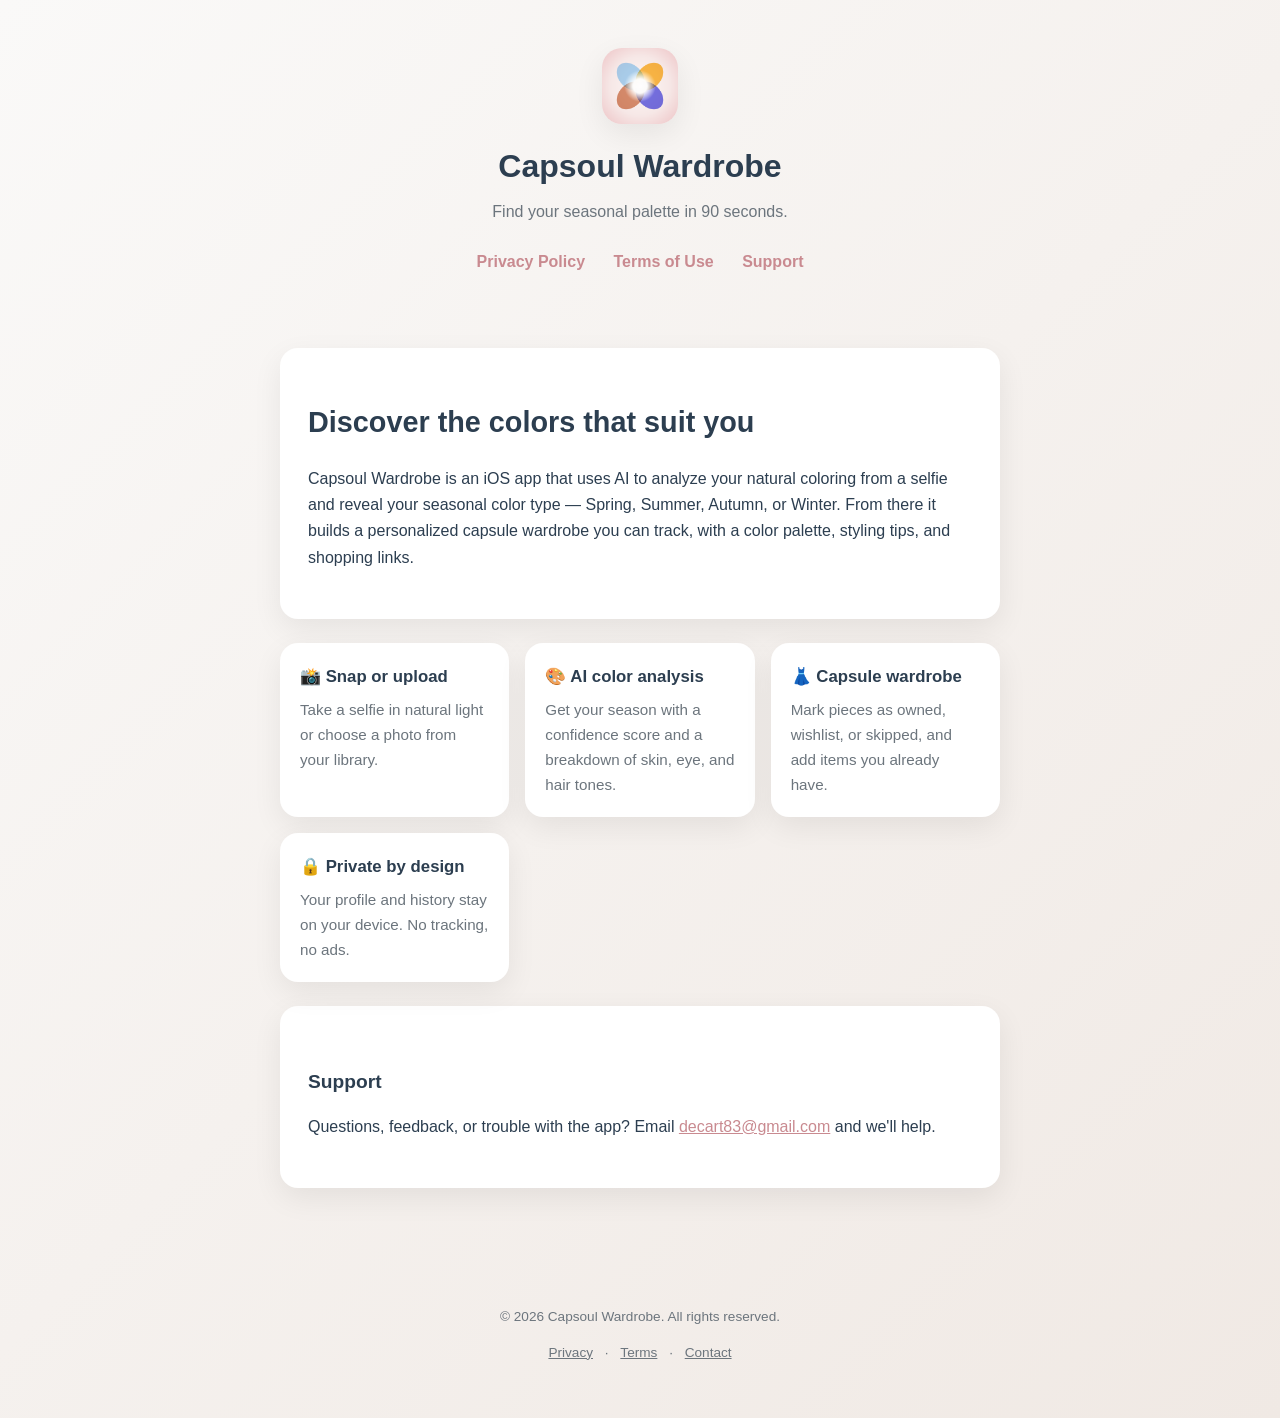
<file: index.html>
<!DOCTYPE html>
<html lang="en">
<head>
  <meta charset="UTF-8">
  <meta name="viewport" content="width=device-width, initial-scale=1.0">
  <title>Capsoul Wardrobe — AI Personal Color Analysis</title>
  <meta name="description" content="Capsoul Wardrobe is an iOS app that uses AI to reveal your seasonal color palette and build a personalized capsule wardrobe.">
  <link rel="stylesheet" href="styles.css">
  <link rel="icon" href="icon.png">
</head>
<body>
  <header class="site">
    <img class="mark" src="icon.png" alt="Capsoul Wardrobe app icon">
    <h1 class="brand">Capsoul Wardrobe</h1>
    <p class="tagline">Find your seasonal palette in 90 seconds.</p>
    <nav class="legal">
      <a href="privacy.html">Privacy Policy</a>
      <a href="terms.html">Terms of Use</a>
      <a href="mailto:decart83@gmail.com">Support</a>
    </nav>
  </header>

  <main class="wrap">
    <div class="card">
      <h1>Discover the colors that suit you</h1>
      <p>Capsoul Wardrobe is an iOS app that uses AI to analyze your natural coloring from a
      selfie and reveal your seasonal color type — Spring, Summer, Autumn, or Winter.
      From there it builds a personalized capsule wardrobe you can track, with a color
      palette, styling tips, and shopping links.</p>
    </div>

    <div class="feature-grid">
      <div class="feature">
        <h3>📸 Snap or upload</h3>
        <p>Take a selfie in natural light or choose a photo from your library.</p>
      </div>
      <div class="feature">
        <h3>🎨 AI color analysis</h3>
        <p>Get your season with a confidence score and a breakdown of skin, eye, and hair tones.</p>
      </div>
      <div class="feature">
        <h3>👗 Capsule wardrobe</h3>
        <p>Mark pieces as owned, wishlist, or skipped, and add items you already have.</p>
      </div>
      <div class="feature">
        <h3>🔒 Private by design</h3>
        <p>Your profile and history stay on your device. No tracking, no ads.</p>
      </div>
    </div>

    <div class="card">
      <h2>Support</h2>
      <p>Questions, feedback, or trouble with the app? Email
      <a href="mailto:decart83@gmail.com">decart83@gmail.com</a> and we'll help.</p>
    </div>
  </main>

  <footer class="site">
    <p>&copy; 2026 Capsoul Wardrobe. All rights reserved.</p>
    <p>
      <a href="privacy.html">Privacy</a> ·
      <a href="terms.html">Terms</a> ·
      <a href="mailto:decart83@gmail.com">Contact</a>
    </p>
  </footer>
</body>
</html>
</file>
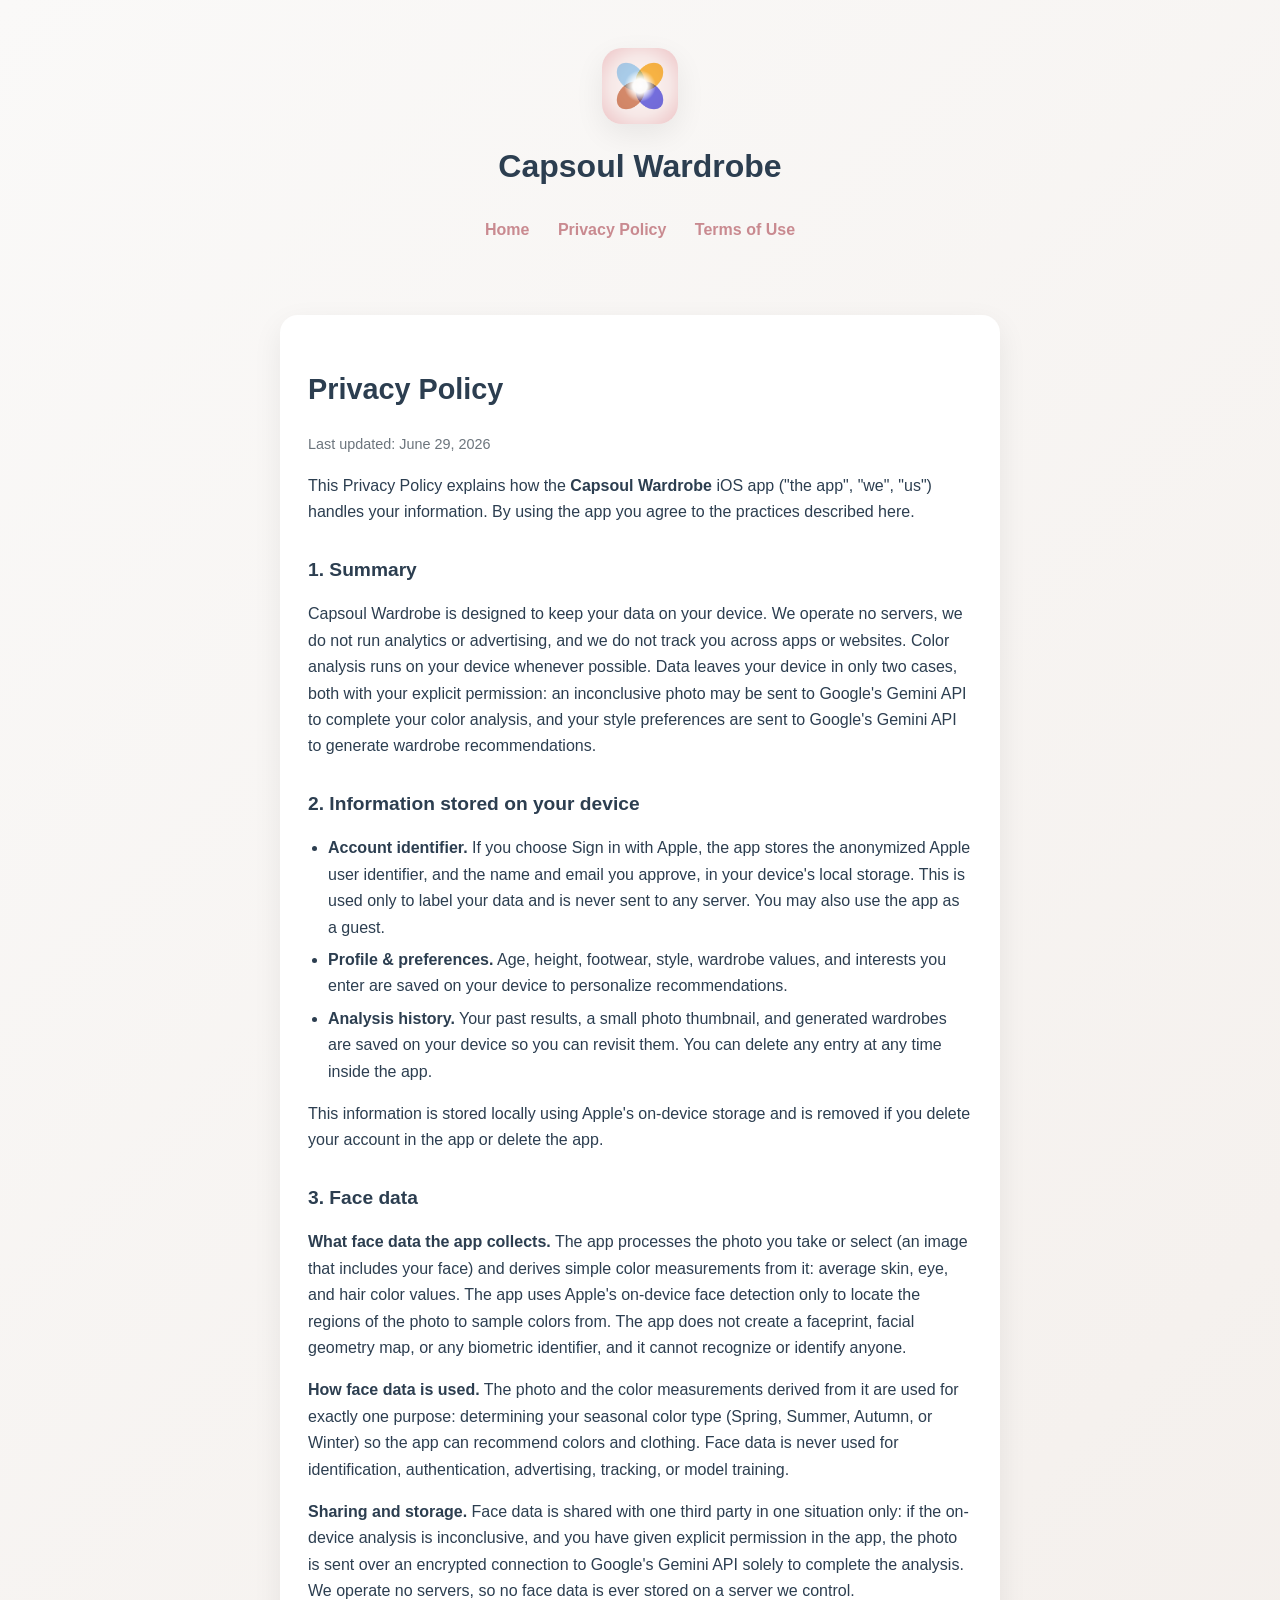
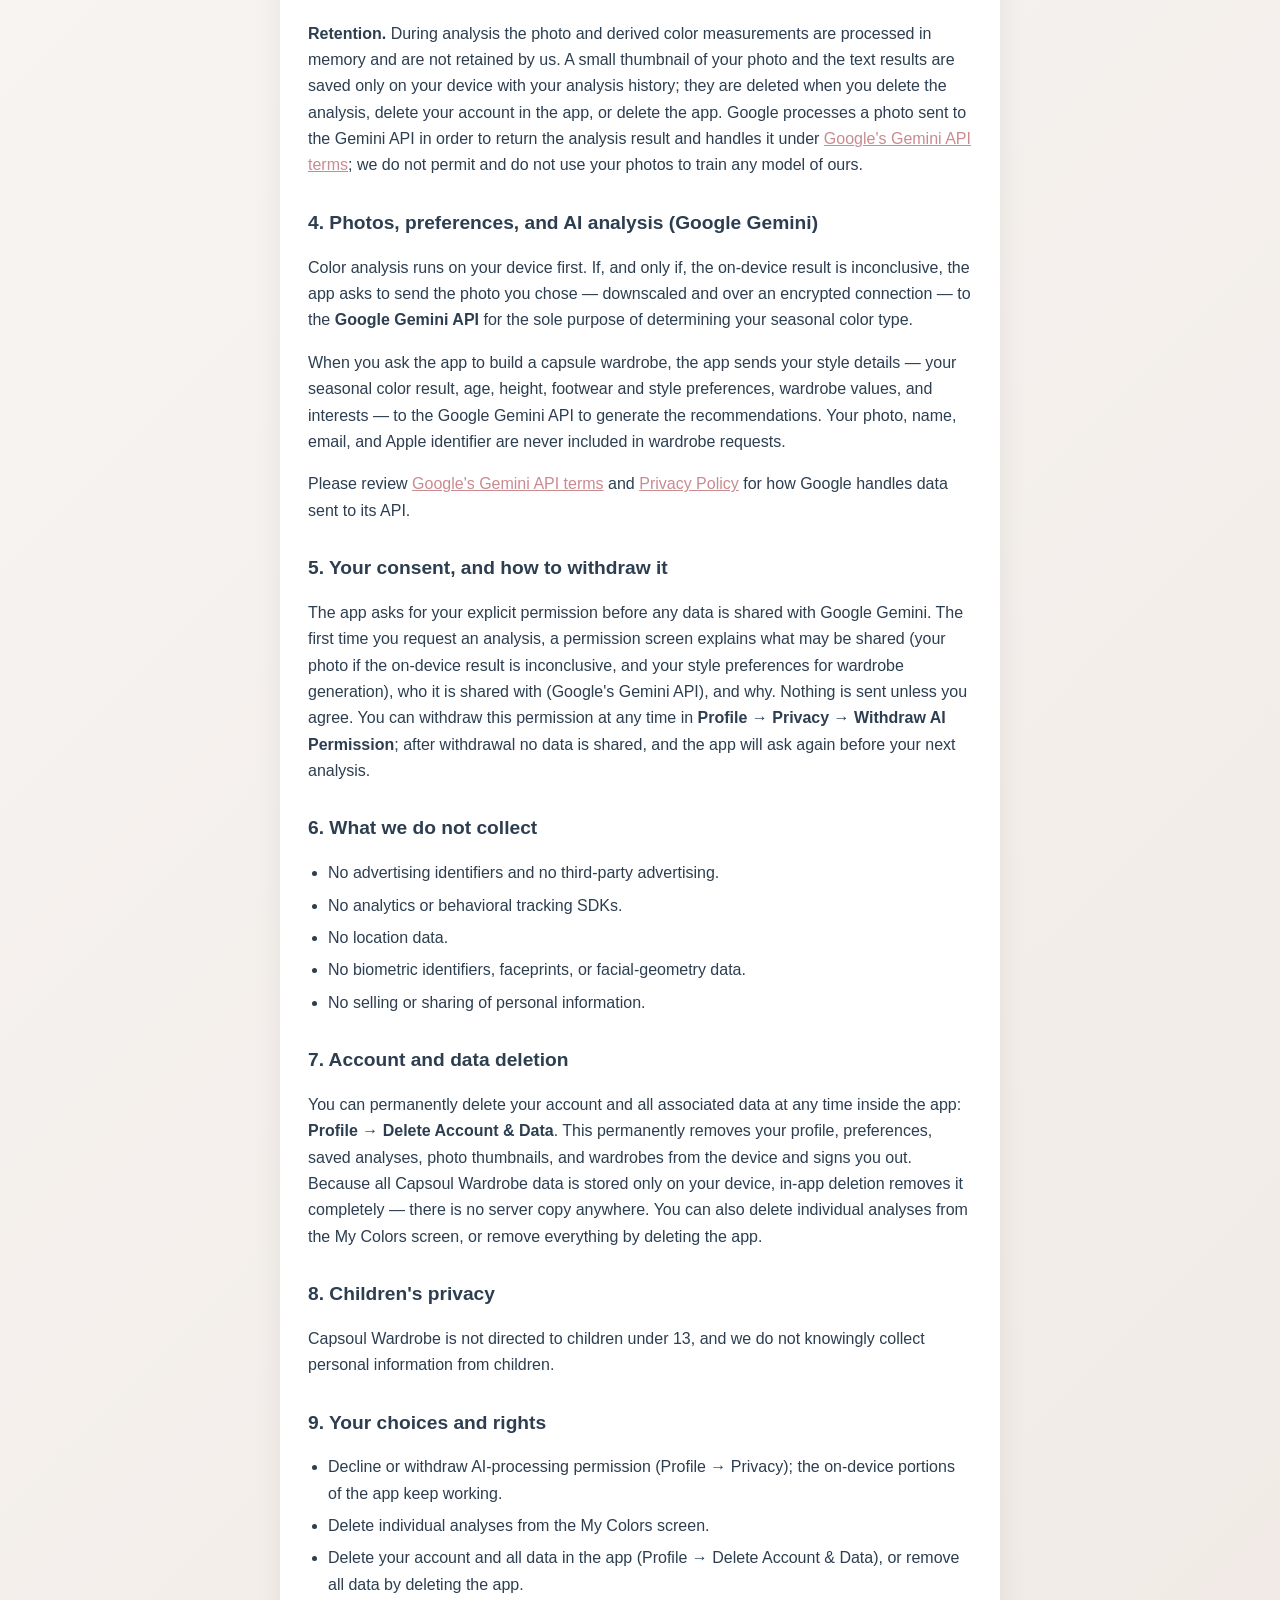
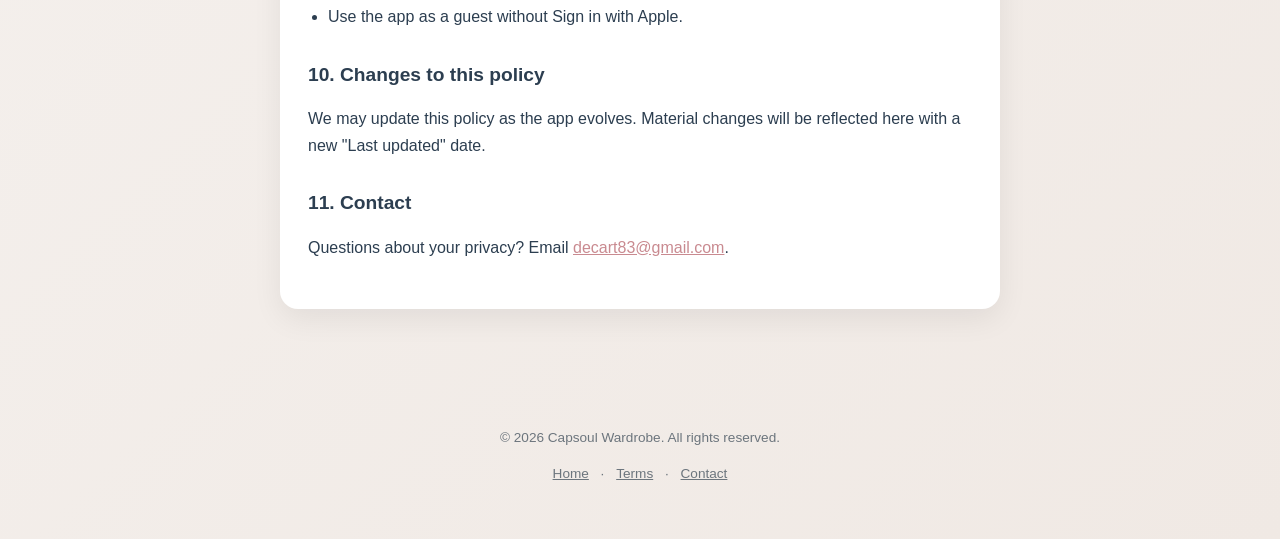
<file: privacy.html>
<!DOCTYPE html>
<html lang="en">
<head>
  <meta charset="UTF-8">
  <meta name="viewport" content="width=device-width, initial-scale=1.0">
  <title>Privacy Policy — Capsoul Wardrobe</title>
  <link rel="stylesheet" href="styles.css">
  <link rel="icon" href="icon.png">
</head>
<body>
  <header class="site">
    <img class="mark" src="icon.png" alt="Capsoul Wardrobe app icon">
    <h1 class="brand">Capsoul Wardrobe</h1>
    <nav class="legal">
      <a href="index.html">Home</a>
      <a href="privacy.html">Privacy Policy</a>
      <a href="terms.html">Terms of Use</a>
    </nav>
  </header>

  <main class="wrap">
    <div class="card">
      <h1>Privacy Policy</h1>
      <p class="updated">Last updated: June 29, 2026</p>

      <p>This Privacy Policy explains how the <strong>Capsoul Wardrobe</strong> iOS app
      ("the app", "we", "us") handles your information. By using the app you agree to
      the practices described here.</p>

      <h2>1. Summary</h2>
      <p>Capsoul Wardrobe is designed to keep your data on your device. We operate no
      servers, we do not run analytics or advertising, and we do not track you across
      apps or websites. Color analysis runs on your device whenever possible. Data
      leaves your device in only two cases, both with your explicit permission: an
      inconclusive photo may be sent to Google's Gemini API to complete your color
      analysis, and your style preferences are sent to Google's Gemini API to generate
      wardrobe recommendations.</p>

      <h2>2. Information stored on your device</h2>
      <ul>
        <li><strong>Account identifier.</strong> If you choose Sign in with Apple, the
        app stores the anonymized Apple user identifier, and the name and email you
        approve, in your device's local storage. This is used only to label your data
        and is never sent to any server. You may also use the app as a guest.</li>
        <li><strong>Profile &amp; preferences.</strong> Age, height, footwear, style,
        wardrobe values, and interests you enter are saved on your device to
        personalize recommendations.</li>
        <li><strong>Analysis history.</strong> Your past results, a small photo
        thumbnail, and generated wardrobes are saved on your device so you can revisit
        them. You can delete any entry at any time inside the app.</li>
      </ul>
      <p>This information is stored locally using Apple's on-device storage and is
      removed if you delete your account in the app or delete the app.</p>

      <h2>3. Face data</h2>
      <p><strong>What face data the app collects.</strong> The app processes the photo
      you take or select (an image that includes your face) and derives simple color
      measurements from it: average skin, eye, and hair color values. The app uses
      Apple's on-device face detection only to locate the regions of the photo to
      sample colors from. The app does not create a faceprint, facial geometry map, or
      any biometric identifier, and it cannot recognize or identify anyone.</p>
      <p><strong>How face data is used.</strong> The photo and the color measurements
      derived from it are used for exactly one purpose: determining your seasonal
      color type (Spring, Summer, Autumn, or Winter) so the app can recommend colors
      and clothing. Face data is never used for identification, authentication,
      advertising, tracking, or model training.</p>
      <p><strong>Sharing and storage.</strong> Face data is shared with one third
      party in one situation only: if the on-device analysis is inconclusive, and you
      have given explicit permission in the app, the photo is sent over an encrypted
      connection to Google's Gemini API solely to complete the analysis. We operate no
      servers, so no face data is ever stored on a server we control.</p>
      <p><strong>Retention.</strong> During analysis the photo and derived color
      measurements are processed in memory and are not retained by us. A small
      thumbnail of your photo and the text results are saved only on your device with
      your analysis history; they are deleted when you delete the analysis, delete
      your account in the app, or delete the app. Google processes a photo sent to the
      Gemini API in order to return the analysis result and handles it under
      <a href="https://ai.google.dev/gemini-api/terms" target="_blank" rel="noopener">Google's
      Gemini API terms</a>; we do not permit and do not use your photos to train any
      model of ours.</p>

      <h2>4. Photos, preferences, and AI analysis (Google Gemini)</h2>
      <p>Color analysis runs on your device first. If, and only if, the on-device
      result is inconclusive, the app asks to send the photo you chose — downscaled and
      over an encrypted connection — to the <strong>Google Gemini API</strong> for the
      sole purpose of determining your seasonal color type.</p>
      <p>When you ask the app to build a capsule wardrobe, the app sends your style
      details — your seasonal color result, age, height, footwear and style
      preferences, wardrobe values, and interests — to the Google Gemini API to
      generate the recommendations. Your photo, name, email, and Apple identifier are
      never included in wardrobe requests.</p>
      <p>Please review
      <a href="https://ai.google.dev/gemini-api/terms" target="_blank" rel="noopener">Google's
      Gemini API terms</a> and
      <a href="https://policies.google.com/privacy" target="_blank" rel="noopener">Privacy
      Policy</a> for how Google handles data sent to its API.</p>

      <h2>5. Your consent, and how to withdraw it</h2>
      <p>The app asks for your explicit permission before any data is shared with
      Google Gemini. The first time you request an analysis, a permission screen
      explains what may be shared (your photo if the on-device result is inconclusive,
      and your style preferences for wardrobe generation), who it is shared with
      (Google's Gemini API), and why. Nothing is sent unless you agree. You can
      withdraw this permission at any time in <strong>Profile → Privacy → Withdraw AI
      Permission</strong>; after withdrawal no data is shared, and the app will ask
      again before your next analysis.</p>

      <h2>6. What we do not collect</h2>
      <ul>
        <li>No advertising identifiers and no third-party advertising.</li>
        <li>No analytics or behavioral tracking SDKs.</li>
        <li>No location data.</li>
        <li>No biometric identifiers, faceprints, or facial-geometry data.</li>
        <li>No selling or sharing of personal information.</li>
      </ul>

      <h2>7. Account and data deletion</h2>
      <p>You can permanently delete your account and all associated data at any time
      inside the app: <strong>Profile → Delete Account &amp; Data</strong>. This
      permanently removes your profile, preferences, saved analyses, photo thumbnails,
      and wardrobes from the device and signs you out. Because all Capsoul Wardrobe
      data is stored only on your device, in-app deletion removes it completely —
      there is no server copy anywhere. You can also delete individual analyses from
      the My Colors screen, or remove everything by deleting the app.</p>

      <h2>8. Children's privacy</h2>
      <p>Capsoul Wardrobe is not directed to children under 13, and we do not knowingly collect
      personal information from children.</p>

      <h2>9. Your choices and rights</h2>
      <ul>
        <li>Decline or withdraw AI-processing permission (Profile → Privacy); the
        on-device portions of the app keep working.</li>
        <li>Delete individual analyses from the My Colors screen.</li>
        <li>Delete your account and all data in the app (Profile → Delete Account &amp;
        Data), or remove all data by deleting the app.</li>
        <li>Use the app as a guest without Sign in with Apple.</li>
      </ul>

      <h2>10. Changes to this policy</h2>
      <p>We may update this policy as the app evolves. Material changes will be reflected
      here with a new "Last updated" date.</p>

      <h2>11. Contact</h2>
      <p>Questions about your privacy? Email
      <a href="mailto:decart83@gmail.com">decart83@gmail.com</a>.</p>
    </div>
  </main>

  <footer class="site">
    <p>&copy; 2026 Capsoul Wardrobe. All rights reserved.</p>
    <p>
      <a href="index.html">Home</a> ·
      <a href="terms.html">Terms</a> ·
      <a href="mailto:decart83@gmail.com">Contact</a>
    </p>
  </footer>
</body>
</html>
</file>
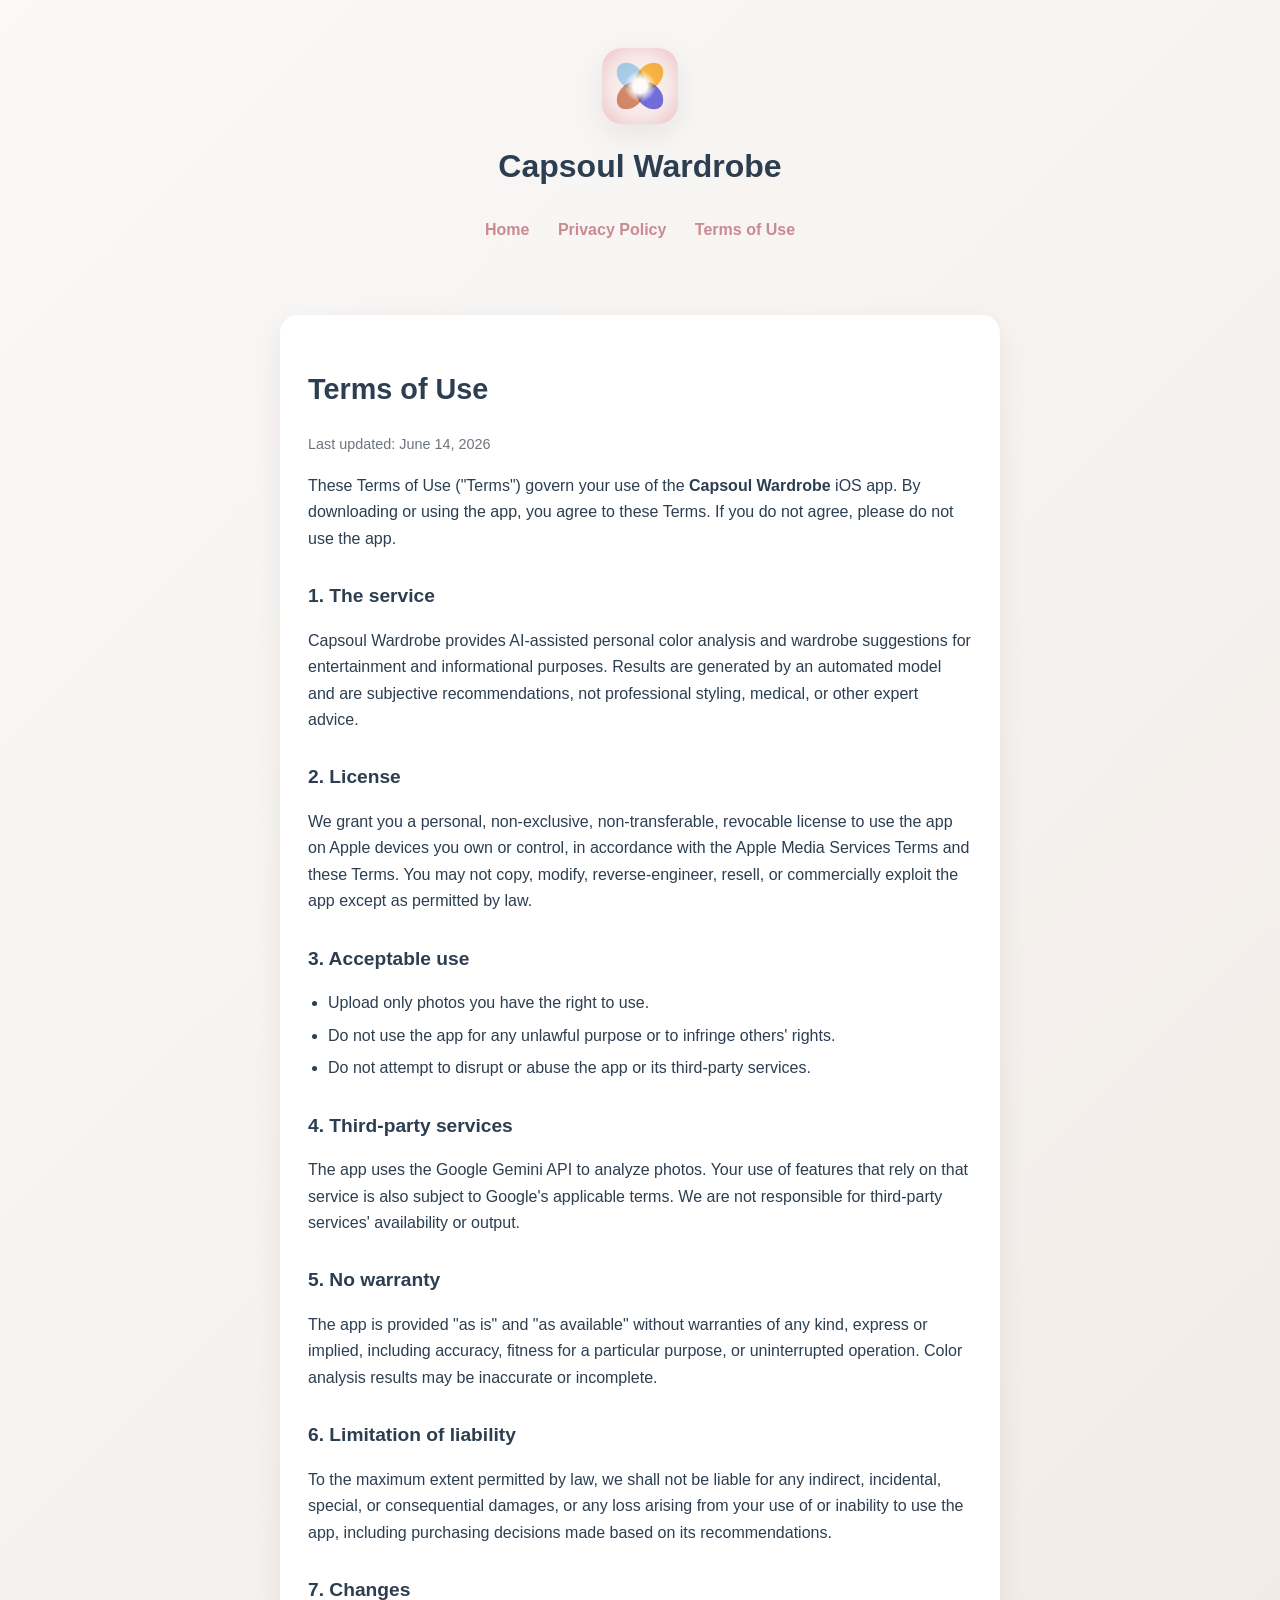
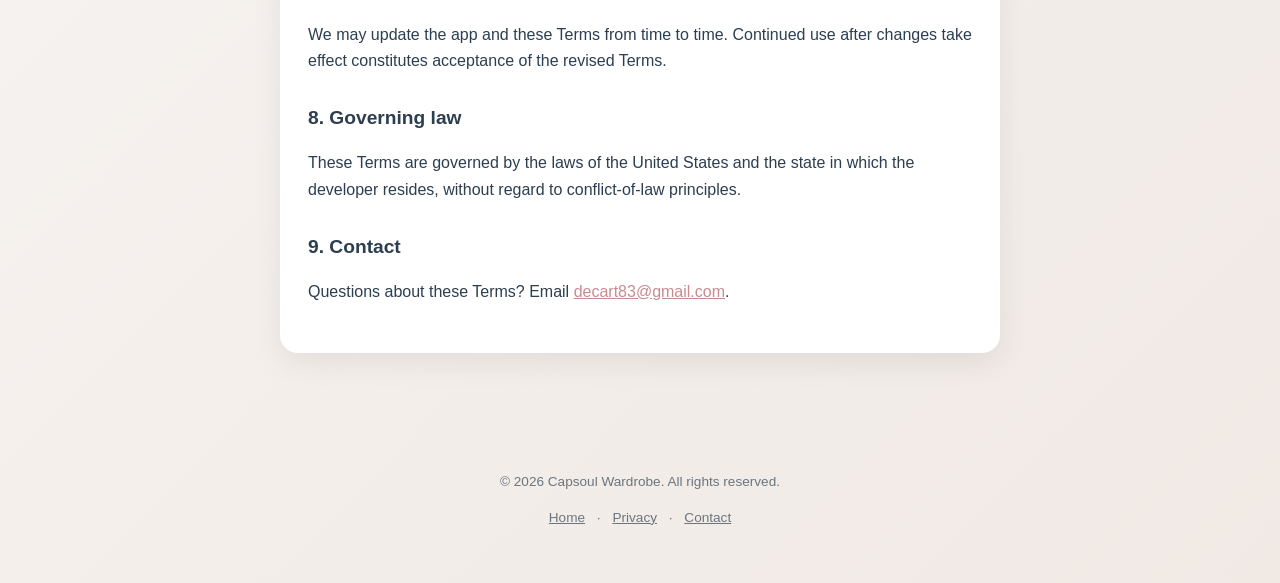
<file: terms.html>
<!DOCTYPE html>
<html lang="en">
<head>
  <meta charset="UTF-8">
  <meta name="viewport" content="width=device-width, initial-scale=1.0">
  <title>Terms of Use — Capsoul Wardrobe</title>
  <link rel="stylesheet" href="styles.css">
  <link rel="icon" href="icon.png">
</head>
<body>
  <header class="site">
    <img class="mark" src="icon.png" alt="Capsoul Wardrobe app icon">
    <h1 class="brand">Capsoul Wardrobe</h1>
    <nav class="legal">
      <a href="index.html">Home</a>
      <a href="privacy.html">Privacy Policy</a>
      <a href="terms.html">Terms of Use</a>
    </nav>
  </header>

  <main class="wrap">
    <div class="card">
      <h1>Terms of Use</h1>
      <p class="updated">Last updated: June 14, 2026</p>

      <p>These Terms of Use ("Terms") govern your use of the <strong>Capsoul Wardrobe</strong>
      iOS app. By downloading or using the app, you agree to these Terms. If you do not
      agree, please do not use the app.</p>

      <h2>1. The service</h2>
      <p>Capsoul Wardrobe provides AI-assisted personal color analysis and wardrobe suggestions
      for entertainment and informational purposes. Results are generated by an automated
      model and are subjective recommendations, not professional styling, medical, or
      other expert advice.</p>

      <h2>2. License</h2>
      <p>We grant you a personal, non-exclusive, non-transferable, revocable license to
      use the app on Apple devices you own or control, in accordance with the Apple Media
      Services Terms and these Terms. You may not copy, modify, reverse-engineer, resell,
      or commercially exploit the app except as permitted by law.</p>

      <h2>3. Acceptable use</h2>
      <ul>
        <li>Upload only photos you have the right to use.</li>
        <li>Do not use the app for any unlawful purpose or to infringe others' rights.</li>
        <li>Do not attempt to disrupt or abuse the app or its third-party services.</li>
      </ul>

      <h2>4. Third-party services</h2>
      <p>The app uses the Google Gemini API to analyze photos. Your use of features that
      rely on that service is also subject to Google's applicable terms. We are not
      responsible for third-party services' availability or output.</p>

      <h2>5. No warranty</h2>
      <p>The app is provided "as is" and "as available" without warranties of any kind,
      express or implied, including accuracy, fitness for a particular purpose, or
      uninterrupted operation. Color analysis results may be inaccurate or incomplete.</p>

      <h2>6. Limitation of liability</h2>
      <p>To the maximum extent permitted by law, we shall not be liable for any indirect,
      incidental, special, or consequential damages, or any loss arising from your use of
      or inability to use the app, including purchasing decisions made based on its
      recommendations.</p>

      <h2>7. Changes</h2>
      <p>We may update the app and these Terms from time to time. Continued use after
      changes take effect constitutes acceptance of the revised Terms.</p>

      <h2>8. Governing law</h2>
      <p>These Terms are governed by the laws of the United States and the state in which
      the developer resides, without regard to conflict-of-law principles.</p>

      <h2>9. Contact</h2>
      <p>Questions about these Terms? Email
      <a href="mailto:decart83@gmail.com">decart83@gmail.com</a>.</p>
    </div>
  </main>

  <footer class="site">
    <p>&copy; 2026 Capsoul Wardrobe. All rights reserved.</p>
    <p>
      <a href="index.html">Home</a> ·
      <a href="privacy.html">Privacy</a> ·
      <a href="mailto:decart83@gmail.com">Contact</a>
    </p>
  </footer>
</body>
</html>
</file>
<file: styles.css>
:root {
  --blush: #e8b4b8;
  --rose: #c98a90;
  --coral: #f4a896;
  --text-dark: #2c3e50;
  --text-light: #6c757d;
  --bg: #faf9f8;
  --card: #ffffff;
  --radius: 18px;
  --shadow: 0 10px 30px rgba(0, 0, 0, 0.07);
}

* { box-sizing: border-box; }

body {
  margin: 0;
  font-family: -apple-system, BlinkMacSystemFont, "Segoe UI", Roboto, Helvetica, Arial, sans-serif;
  background: linear-gradient(135deg, #faf9f8 0%, #f0e9e4 100%);
  color: var(--text-dark);
  line-height: 1.65;
  -webkit-font-smoothing: antialiased;
}

.wrap {
  max-width: 760px;
  margin: 0 auto;
  padding: 32px 20px 64px;
}

header.site {
  text-align: center;
  padding: 48px 20px 8px;
}

.mark {
  width: 76px;
  height: 76px;
  border-radius: 20px;
  margin: 0 auto 16px;
  display: block;
  box-shadow: var(--shadow);
}

h1.brand {
  font-size: 2rem;
  margin: 0;
  font-weight: 700;
}

.tagline {
  color: var(--text-light);
  margin: 6px 0 0;
}

nav.legal {
  text-align: center;
  margin: 24px 0 8px;
}

nav.legal a {
  color: var(--rose);
  text-decoration: none;
  font-weight: 600;
  margin: 0 12px;
}

nav.legal a:hover { text-decoration: underline; }

.card {
  background: var(--card);
  border-radius: var(--radius);
  box-shadow: var(--shadow);
  padding: 32px 28px;
  margin-top: 24px;
}

h1 { font-size: 1.8rem; }
h2 {
  font-size: 1.2rem;
  margin-top: 28px;
  color: var(--text-dark);
}

.updated {
  color: var(--text-light);
  font-size: 0.9rem;
  margin-top: 4px;
}

a { color: var(--rose); }

ul { padding-left: 20px; }
li { margin: 6px 0; }

.feature-grid {
  display: grid;
  grid-template-columns: repeat(auto-fit, minmax(200px, 1fr));
  gap: 16px;
  margin-top: 24px;
}

.feature {
  background: var(--card);
  border-radius: var(--radius);
  box-shadow: var(--shadow);
  padding: 20px;
}

.feature h3 { margin: 0 0 6px; font-size: 1.05rem; }
.feature p { margin: 0; color: var(--text-light); font-size: 0.95rem; }

footer.site {
  text-align: center;
  color: var(--text-light);
  font-size: 0.85rem;
  padding: 40px 20px;
}

footer.site a { color: var(--text-light); margin: 0 8px; }
</file>
